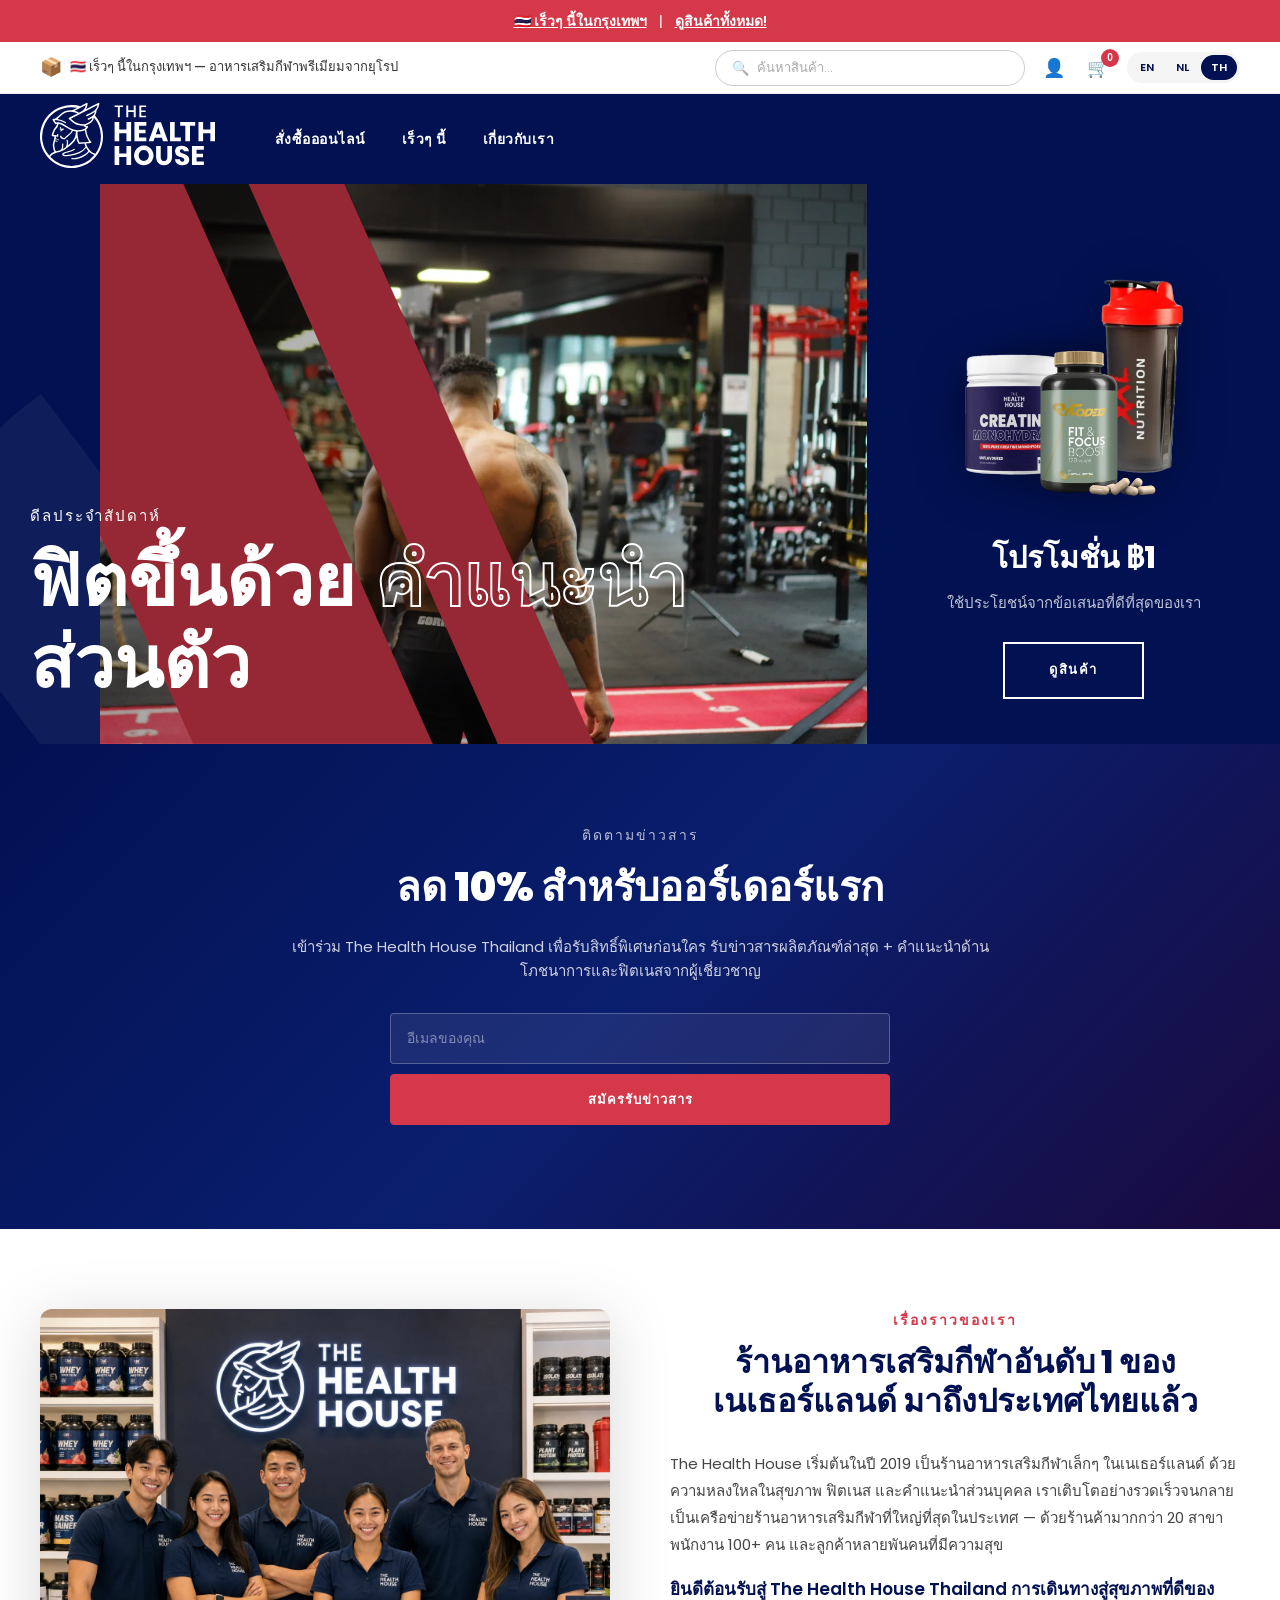
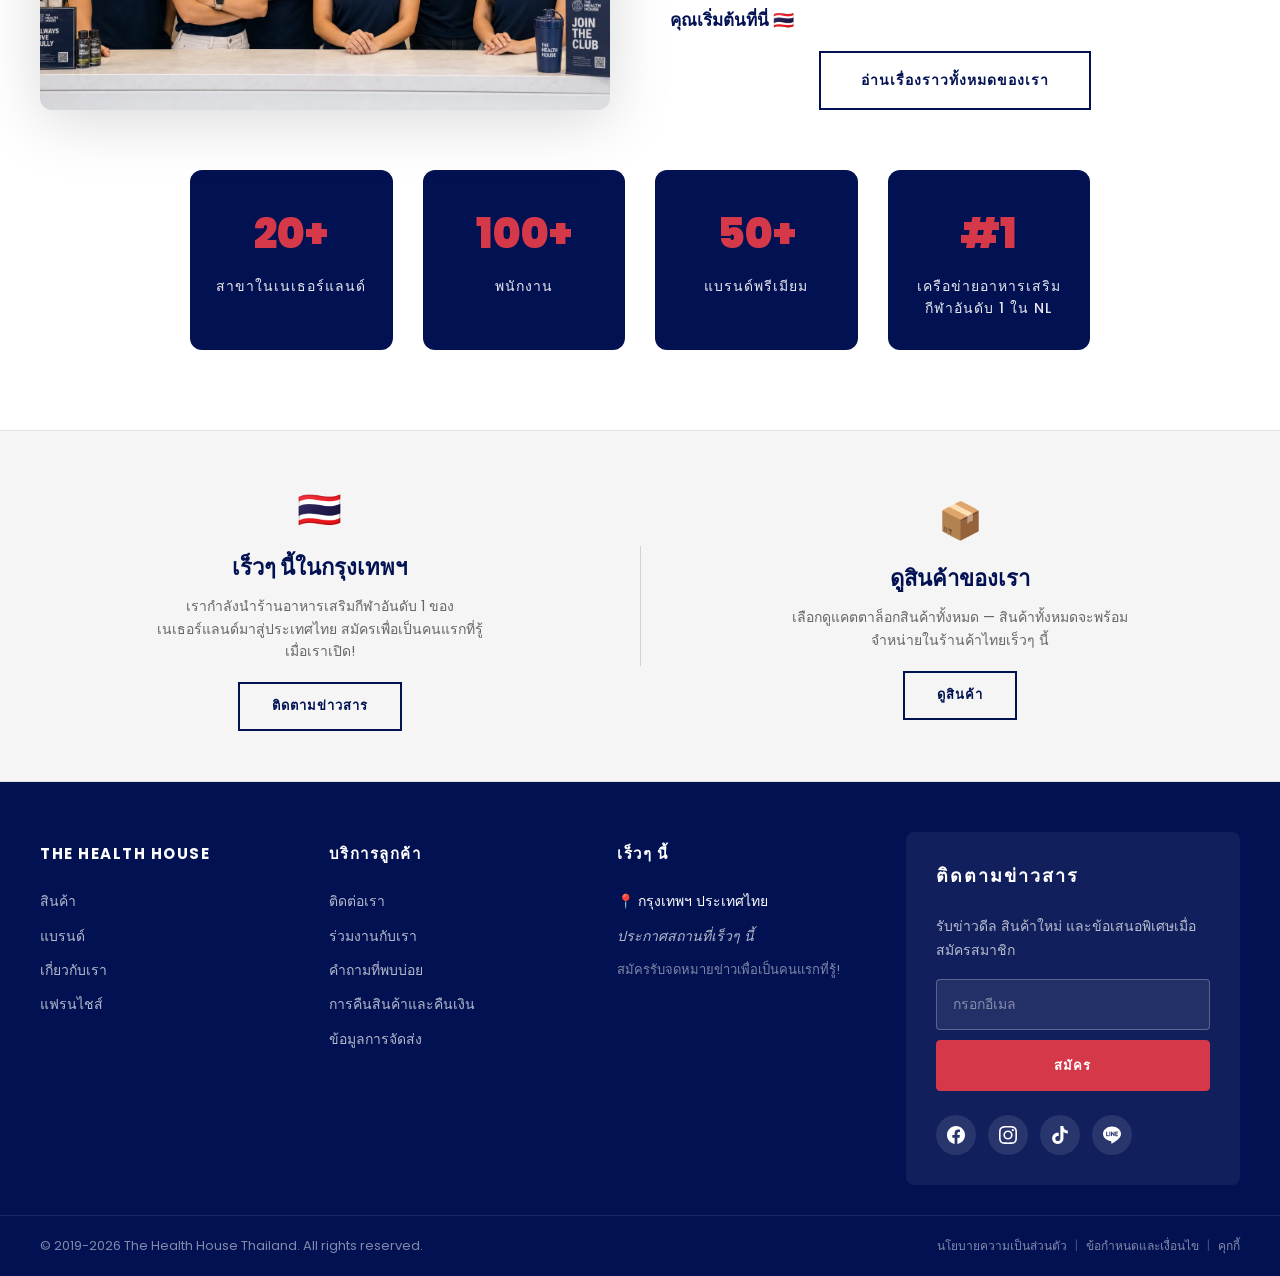
<file: index.html>
<!DOCTYPE html>
<html lang="th">
<head>
  <meta charset="UTF-8">
  <meta name="viewport" content="width=device-width, initial-scale=1.0">
  <meta name="description" content="The Health House Thailand — #1 Sports Nutrition Store from the Netherlands, now in Thailand. Premium supplements, protein, pre-workout & personal advice.">
  <meta name="robots" content="index, follow">
  <link rel="canonical" href="https://www.thehealthhouse.asia/">
  
  <!-- Open Graph -->
  <meta property="og:type" content="website">
  <meta property="og:title" content="The Health House Thailand | Sports Nutrition & Supplements">
  <meta property="og:description" content="The Health House Thailand — #1 Sports Nutrition Store from the Netherlands, now in Thailand. Premium supplements, protein, pre-workout & personal advice.">
  <meta property="og:url" content="https://www.thehealthhouse.asia/">
  <meta property="og:site_name" content="The Health House Thailand">
  <meta property="og:image" content="https://www.thehealthhouse.asia/assets/about-team.webp">
  <meta property="og:locale" content="th_TH">
  <meta property="og:locale:alternate" content="en_US">
  <meta property="og:locale:alternate" content="nl_NL">
  
  <!-- Twitter Card -->
  <meta name="twitter:card" content="summary_large_image">
  <meta name="twitter:title" content="The Health House Thailand | Sports Nutrition & Supplements">
  <meta name="twitter:description" content="The Health House Thailand — #1 Sports Nutrition Store from the Netherlands, now in Thailand. Premium supplements, protein, pre-workout & personal advice.">
  <meta name="twitter:image" content="https://www.thehealthhouse.asia/assets/about-team.webp">
  
  <!-- Hreflang -->
  <link rel="alternate" hreflang="th" href="https://www.thehealthhouse.asia/">
  <link rel="alternate" hreflang="en" href="https://www.thehealthhouse.asia/">
  <link rel="alternate" hreflang="nl" href="https://www.thehealthhouse.asia/">
  <link rel="alternate" hreflang="x-default" href="https://www.thehealthhouse.asia/">
  
  <!-- Favicon -->
  <link rel="icon" type="image/svg+xml" href="assets/tth-logo.svg">
  <link rel="apple-touch-icon" href="assets/tth-logo.svg">
  <title>The Health House Thailand | Sports Nutrition & Supplements</title>
  <link rel="stylesheet" href="styles.css">

    <script type="application/ld+json">
    {
      "@context": "https://schema.org",
      "@type": "Organization",
      "name": "The Health House Thailand",
      "url": "https://www.thehealthhouse.asia",
      "logo": "https://www.thehealthhouse.asia/assets/tth-logo.svg",
      "description": "Premium sports nutrition store from the Netherlands, now in Thailand",
      "address": {
        "@type": "PostalAddress",
        "addressCountry": "TH"
      }
    }
    </script>
    <script type="application/ld+json">
    {
      "@context": "https://schema.org",
      "@type": "WebSite",
      "name": "The Health House Thailand",
      "url": "https://www.thehealthhouse.asia",
      "inLanguage": ["th", "en", "nl"]
    }
    </script>
</head>
<body>

  <!-- ===== LAYER 1: ANNOUNCEMENT BAR (RED) ===== -->
  <div class="announcement-bar">
    <a href="#about-us" data-i18n="annLink1">🇹🇭 COMING TO BANGKOK SOON</a>
    <span class="divider">|</span>
    <a href="products.html" data-i18n="annLink2">VIEW OUR PRODUCTS!</a>
  </div>

  <!-- ===== LAYER 2: INFO BAR (WHITE) ===== -->
  <div class="info-bar">
    <div class="info-bar-inner">
      <div class="info-bar-left">
        <span class="icon">📦</span>
        <span data-i18n="shippingInfo">🇹🇭 Coming soon to Bangkok — Premium European sports nutrition</span>
      </div>
      <div class="info-bar-right">
        <div class="search-box">
          <span class="search-icon">🔍</span>
          <input type="text" data-i18n-placeholder="searchPlaceholder" placeholder="Search products...">
        </div>
        <button class="icon-btn">👤</button>
        <button class="icon-btn cart-btn">🛒<span class="cart-badge">0</span></button>
        <div class="lang-switcher">
          <button onclick="setLang('en')" id="btn-en">EN</button>
          <button onclick="setLang('nl')" id="btn-nl">NL</button>
          <button onclick="setLang('th')" class="active" id="btn-th">TH</button>
        </div>
      </div>
    </div>
  </div>

  <!-- ===== LAYER 3: MAIN NAV (NAVY) ===== -->
  <header class="site-header">
    <div class="header-inner">
      <a href="index.html" class="header-logo">
        <img src="assets/tth-logo.svg" alt="The Health House">
      </a>
      <nav class="header-nav">
        <a href="products.html" data-i18n="navProducts">PRODUCTS</a>
        <a href="#about-us" data-i18n="navLocations">COMING SOON</a>
        <a href="about.html" data-i18n="navAbout">ABOUT US</a>
      </nav>
      <button class="hamburger" onclick="toggleMobileMenu()" aria-label="Menu">
        <span></span><span></span><span></span>
      </button>
    </div>
  </header>

  <!-- Mobile Menu -->
  <div class="mobile-overlay" onclick="toggleMobileMenu()"></div>
  <div class="mobile-menu">
    <a href="products.html" data-i18n="navProducts">PRODUCTS</a>
    <a href="#about-us" data-i18n="navLocations" onclick="toggleMobileMenu()">COMING SOON</a>
    <a href="about.html" data-i18n="navAbout">ABOUT US</a>
    <div class="mobile-lang">
      <button onclick="setLang('en')" id="mob-btn-en">EN</button>
      <button onclick="setLang('nl')" id="mob-btn-nl">NL</button>
      <button onclick="setLang('th')" class="active" id="mob-btn-th">TH</button>
    </div>
  </div>

  <!-- ===== HERO SECTION (exact match THH.nl layout) ===== -->
  <section class="hero page-hero">
    <!-- Title overlay - absolutely positioned over the image -->
    <div class="hero-title">
      <span class="title-sub" data-i18n="heroTag">DEALS OF THE WEEK</span>
      <h1 data-i18n-html="heroTitle">FITTER WITH <span>PERSONAL</span> ADVICE</h1>
    </div>
    <!-- Inner: image left + content right -->
    <div class="hero-inner">
      <div class="hero-image" style="background-image: url('assets/hero-gym-bg.webp');"></div>
      <div class="hero-content">
        <img src="assets/Producten-3.webp" alt="Products" class="hero-panel-img">
        <span class="inner-title" data-i18n="heroPanelTitle">€1,- DEALS</span>
        <p data-i18n="heroPanelText">Take advantage of our sharpest offers</p>
        <a href="#products" class="btn-outline-hero" data-i18n="heroCta">VIEW PRODUCTS</a>
      </div>
    </div>
  </section>

  <!-- ===== NEWSLETTER / 10% OFF SECTION ===== -->
  <section class="newsletter-section" id="about">
    <div class="newsletter-inner">
      <p class="sub" data-i18n="nlSub">Stay updated</p>
      <h2 data-i18n="nlTitle">10% OFF YOUR FIRST ORDER</h2>
      <p data-i18n="nlText">Join The Health House Thailand for exclusive access to our launches, the latest products + nutrition and fitness advice from our experts.</p>
      <form class="newsletter-form" onsubmit="event.preventDefault();">
        <input type="email" data-i18n-placeholder="nlPlaceholder" placeholder="Your e-mail address">
        <button type="submit" data-i18n="nlBtn">SUBSCRIBE</button>
      </form>
    </div>
  </section>

  <!-- ===== ABOUT US TEASER ===== -->
  <section class="about-section" id="about-us">
    <div class="about-inner">
      <div class="about-grid">
        <!-- Left: Team image -->
        <div class="about-label">
          <img src="assets/about-team.webp" alt="The Health House Thailand Team">
        </div>
        <!-- Right: Short intro + link -->
        <div class="about-content">
          <p class="section-subtitle" data-i18n="aboutSub">Our Story</p>
          <h2 class="section-title" data-i18n="aboutTitle">THE NETHERLANDS' #1 SPORTS NUTRITION STORE IS COMING TO THAILAND</h2>
          <div class="about-text">
            <p data-i18n="aboutP1">The Health House started in 2019 as a small sports nutrition store in the Netherlands. With a passion for health, fitness and personal advice, we quickly grew into the largest sports nutrition chain in the country — with over 20 stores, 100+ employees, and thousands of happy customers.</p>
            <p data-i18n="aboutP4">Welcome to The Health House Thailand. Your health journey starts here. 🇹🇭</p>
          </div>
          <a href="about.html" class="btn-outline" data-i18n="aboutReadMore">READ OUR FULL STORY</a>
        </div>
      </div>
      <!-- Stats row -->
      <div class="about-stats">
        <div class="stat-card">
          <div class="stat-number">20+</div>
          <div class="stat-label" data-i18n="aboutStat1">Stores in the Netherlands</div>
        </div>
        <div class="stat-card">
          <div class="stat-number">100+</div>
          <div class="stat-label" data-i18n="aboutStat2">Employees</div>
        </div>
        <div class="stat-card">
          <div class="stat-number">50+</div>
          <div class="stat-label" data-i18n="aboutStat3">Premium Brands</div>
        </div>
        <div class="stat-card">
          <div class="stat-number">#1</div>
          <div class="stat-label" data-i18n="aboutStat4">Sports Nutrition Chain in NL</div>
        </div>
      </div>
    </div>
  </section>



  <!-- ===== PRE-FOOTER CTA BANNER ===== -->
  <section class="prefooter-cta">
    <div class="prefooter-inner">
      <div class="prefooter-card">
        <div class="prefooter-icon">🇹🇭</div>
        <h3 data-i18n="prefooterVisitTitle">Coming to Bangkok</h3>
        <p data-i18n="prefooterVisitText">We're bringing the Netherlands' #1 sports nutrition store to Thailand. Sign up to be the first to know when we open!</p>
        <a href="#about" class="prefooter-btn" data-i18n="prefooterVisitBtn">STAY UPDATED</a>
      </div>
      <div class="prefooter-divider"></div>
      <div class="prefooter-card">
        <div class="prefooter-icon">📦</div>
        <h3 data-i18n="prefooterShopTitle">Preview Our Products</h3>
        <p data-i18n="prefooterShopText">Browse our full product catalog — all products will be available in our Thai stores soon</p>
        <a href="products.html" class="prefooter-btn" data-i18n="prefooterShopBtn">BROWSE PRODUCTS</a>
      </div>
    </div>
  </section>

  <!-- ===== FOOTER (GNC-inspired modern layout) ===== -->
  <footer class="site-footer" id="contact">
    <div class="footer-main">
      <div class="footer-inner">
        <!-- Col 1: The Health House -->
        <div class="footer-col">
          <h3 data-i18n="footerColTitle">The Health House</h3>
          <ul>
            <li><a href="products.html" data-i18n="footerShop">Products</a></li>
            <li><a href="#" data-i18n="footerBrands">Brands</a></li>
            <li><a href="about.html" data-i18n="footerAbout">About Us</a></li>
            <li><a href="#" data-i18n="footerFranchise">Franchise</a></li>
          </ul>
        </div>

        <!-- Col 2: Customer Service -->
        <div class="footer-col">
          <h3 data-i18n="footerServiceTitle">Customer Service</h3>
          <ul>
            <li><a href="#contact" data-i18n="footerContact">Contact</a></li>
            <li><a href="#" data-i18n="footerJobs">Careers</a></li>
            <li><a href="#" data-i18n="footerFAQ">FAQ</a></li>
            <li><a href="#" data-i18n="footerReturns">Returns & Refunds</a></li>
            <li><a href="#" data-i18n="footerShipping">Shipping Info</a></li>
          </ul>
        </div>

        <!-- Col 3: Coming Soon -->
        <div class="footer-col" id="locations">
          <h3 data-i18n="footerLocTitle">Coming Soon</h3>
          <ul>
            <li><span data-i18n="footerLoc1">📍 Bangkok, Thailand</span></li>
            <li><span data-i18n="footerLoc2" style="opacity: 0.7; font-style: italic;">Location announcement coming soon</span></li>
          </ul>
          <p style="margin-top: 12px; font-size: 13px; opacity: 0.7;" data-i18n="footerLocNote">Sign up for our newsletter to be the first to know!</p>
        </div>

        <!-- Col 4: Stay Connected -->
        <div class="footer-col footer-newsletter">
          <h3 data-i18n="footerNewsletterTitle">STAY CONNECTED</h3>
          <p data-i18n="footerNewsletterText">Get the latest deals, new arrivals and exclusive offers when you sign up</p>
          <form class="newsletter-form" onsubmit="event.preventDefault();">
            <input type="email" data-i18n-placeholder="footerNewsletterPlaceholder" placeholder="Enter email">
            <button type="submit" data-i18n="footerNewsletterBtn">SIGN UP</button>
          </form>
          <div class="footer-social">
            <a href="#" title="Facebook" aria-label="Facebook">
              <svg viewBox="0 0 24 24" fill="currentColor"><path d="M24 12.073c0-6.627-5.373-12-12-12s-12 5.373-12 12c0 5.99 4.388 10.954 10.125 11.854v-8.385H7.078v-3.47h3.047V9.43c0-3.007 1.792-4.669 4.533-4.669 1.312 0 2.686.235 2.686.235v2.953H15.83c-1.491 0-1.956.925-1.956 1.874v2.25h3.328l-.532 3.47h-2.796v8.385C19.612 23.027 24 18.062 24 12.073z"/></svg>
            </a>
            <a href="#" title="Instagram" aria-label="Instagram">
              <svg viewBox="0 0 24 24" fill="currentColor"><path d="M12 2.163c3.204 0 3.584.012 4.85.07 3.252.148 4.771 1.691 4.919 4.919.058 1.265.069 1.645.069 4.849 0 3.205-.012 3.584-.069 4.849-.149 3.225-1.664 4.771-4.919 4.919-1.266.058-1.644.07-4.85.07-3.204 0-3.584-.012-4.849-.07-3.26-.149-4.771-1.699-4.919-4.92-.058-1.265-.07-1.644-.07-4.849 0-3.204.013-3.583.07-4.849.149-3.227 1.664-4.771 4.919-4.919 1.266-.057 1.645-.069 4.849-.069zM12 0C8.741 0 8.333.014 7.053.072 2.695.272.273 2.69.073 7.052.014 8.333 0 8.741 0 12c0 3.259.014 3.668.072 4.948.2 4.358 2.618 6.78 6.98 6.98C8.333 23.986 8.741 24 12 24c3.259 0 3.668-.014 4.948-.072 4.354-.2 6.782-2.618 6.979-6.98.059-1.28.073-1.689.073-4.948 0-3.259-.014-3.667-.072-4.947-.196-4.354-2.617-6.78-6.979-6.98C15.668.014 15.259 0 12 0zm0 5.838a6.162 6.162 0 100 12.324 6.162 6.162 0 000-12.324zM12 16a4 4 0 110-8 4 4 0 010 8zm6.406-11.845a1.44 1.44 0 100 2.881 1.44 1.44 0 000-2.881z"/></svg>
            </a>
            <a href="#" title="TikTok" aria-label="TikTok">
              <svg viewBox="0 0 24 24" fill="currentColor"><path d="M12.525.02c1.31-.02 2.61-.01 3.91-.02.08 1.53.63 3.09 1.75 4.17 1.12 1.11 2.7 1.62 4.24 1.79v4.03c-1.44-.05-2.89-.35-4.2-.97-.57-.26-1.1-.59-1.62-.93-.01 2.92.01 5.84-.02 8.75-.08 1.4-.54 2.79-1.35 3.94-1.31 1.92-3.58 3.17-5.91 3.21-1.43.08-2.86-.31-4.08-1.03-2.02-1.19-3.44-3.37-3.65-5.71-.02-.5-.03-1-.01-1.49.18-1.9 1.12-3.72 2.58-4.96 1.66-1.44 3.98-2.13 6.15-1.72.02 1.48-.04 2.96-.04 4.44-.99-.32-2.15-.23-3.02.37-.63.41-1.11 1.04-1.36 1.75-.21.51-.15 1.07-.14 1.61.24 1.64 1.82 3.02 3.5 2.87 1.12-.01 2.19-.66 2.77-1.61.19-.33.4-.67.41-1.06.1-1.79.06-3.57.07-5.36.01-4.03-.01-8.05.02-12.07z"/></svg>
            </a>
            <a href="#" title="LINE" aria-label="LINE">
              <svg viewBox="0 0 24 24" fill="currentColor"><path d="M19.365 9.863c.349 0 .63.285.63.631 0 .345-.281.63-.63.63H17.61v1.125h1.755c.349 0 .63.283.63.63 0 .344-.281.629-.63.629h-2.386c-.345 0-.627-.285-.627-.629V8.108c0-.345.282-.63.63-.63h2.386c.346 0 .627.285.627.63 0 .349-.281.63-.63.63H17.61v1.125h1.755zm-3.855 3.016c0 .27-.174.51-.432.596-.064.021-.133.031-.199.031-.211 0-.391-.09-.51-.25l-2.443-3.317v2.94c0 .344-.279.629-.631.629-.346 0-.626-.285-.626-.629V8.108c0-.27.173-.51.43-.595.06-.023.136-.033.194-.033.195 0 .375.104.495.254l2.462 3.33V8.108c0-.345.282-.63.63-.63.345 0 .63.285.63.63v4.771zm-5.741 0c0 .344-.282.629-.631.629-.345 0-.627-.285-.627-.629V8.108c0-.345.282-.63.63-.63.346 0 .628.285.628.63v4.771zm-2.466.629H4.917c-.345 0-.63-.285-.63-.629V8.108c0-.345.285-.63.63-.63.348 0 .63.285.63.63v4.141h1.756c.348 0 .629.283.629.63 0 .344-.282.629-.629.629M24 10.314C24 4.943 18.615.572 12 .572S0 4.943 0 10.314c0 4.811 4.27 8.842 10.035 9.608.391.082.923.258 1.058.59.12.301.079.766.038 1.08l-.164 1.02c-.045.301-.24 1.186 1.049.645 1.291-.539 6.916-4.078 9.436-6.975C23.176 14.393 24 12.458 24 10.314"/></svg>
            </a>
          </div>
        </div>
      </div>
    </div>

    <!-- Footer bottom -->
    <div class="footer-bottom">
      <div class="footer-bottom-inner">
        <span class="footer-copyright">© 2019-2026 The Health House Thailand. All rights reserved.</span>
        <div class="footer-legal">
          <a href="#" data-i18n="footerPrivacy">Privacy Policy</a>
          <span class="footer-sep">|</span>
          <a href="#" data-i18n="footerTerms">Terms & Conditions</a>
          <span class="footer-sep">|</span>
          <a href="#" data-i18n="footerCookies">Cookies</a>
        </div>
      </div>
    </div>
  </footer>

  <script src="app.js"></script>
</body>
</html>
</file>
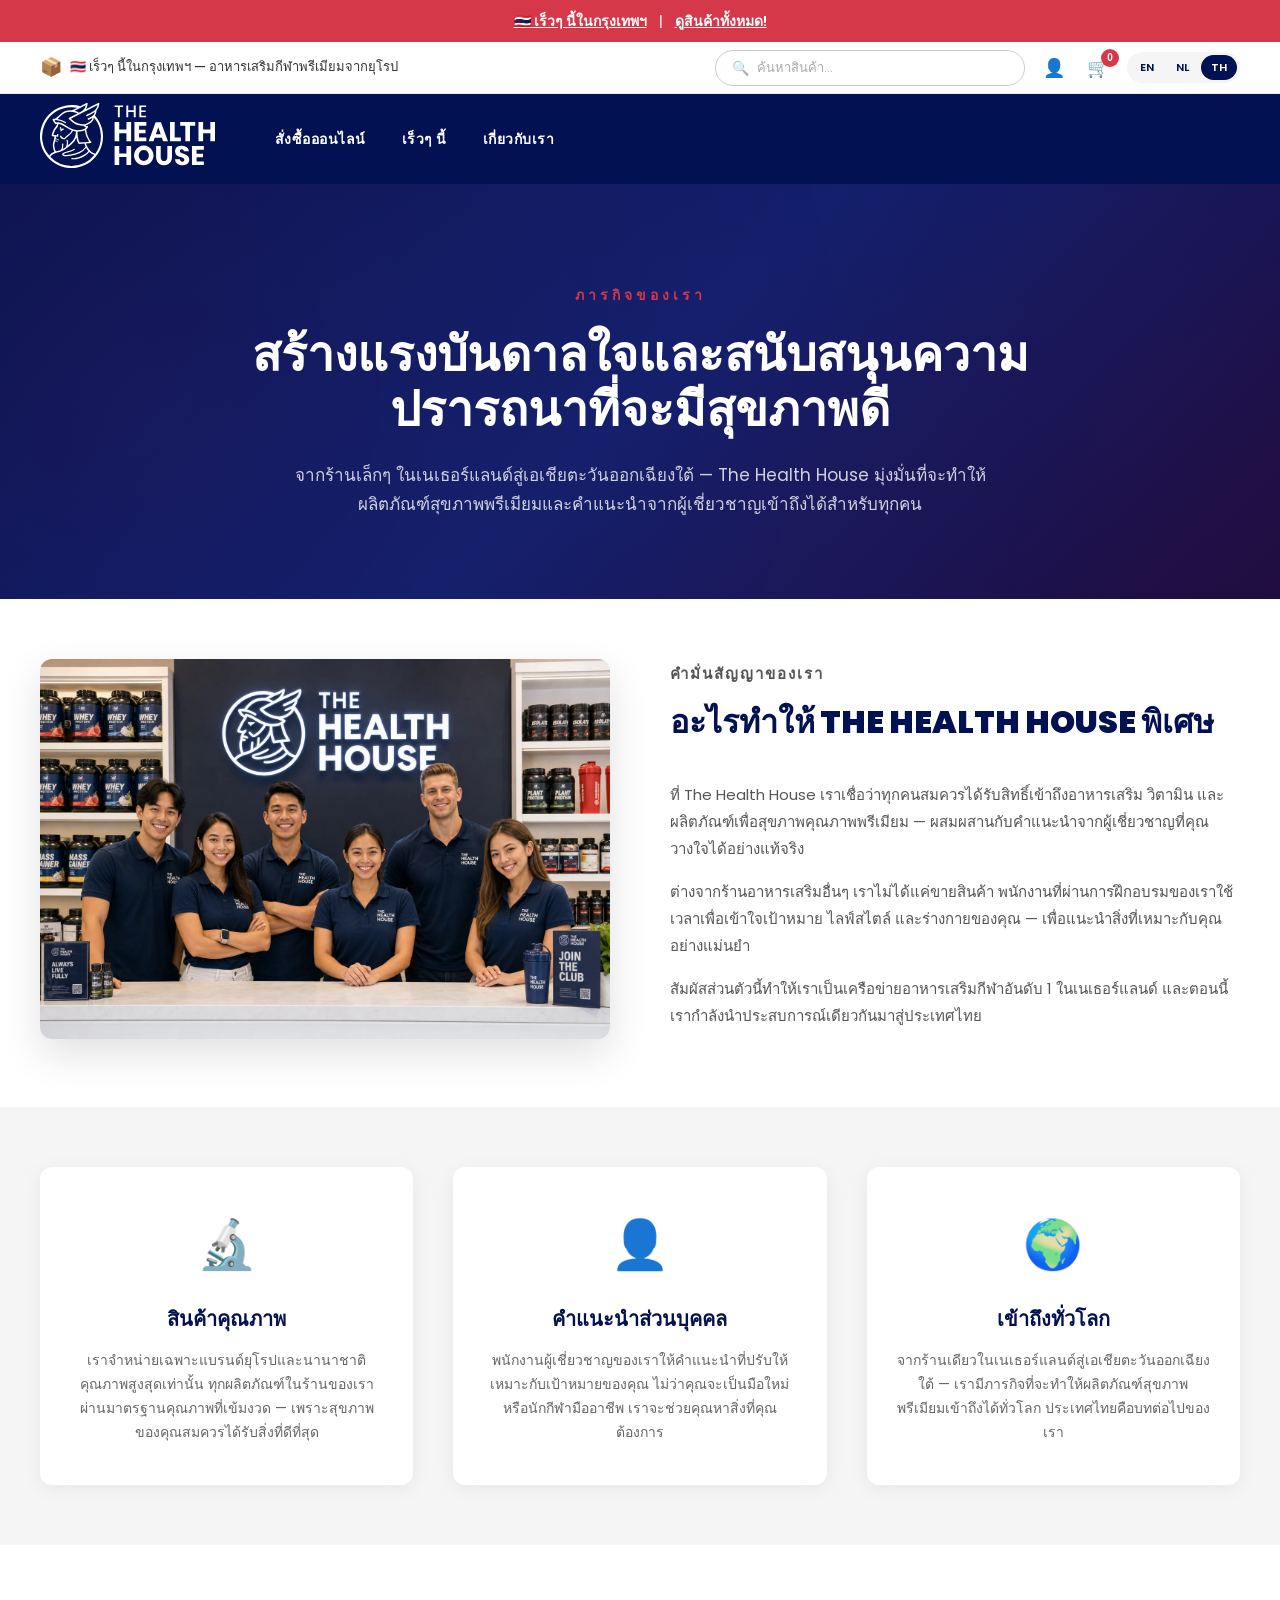
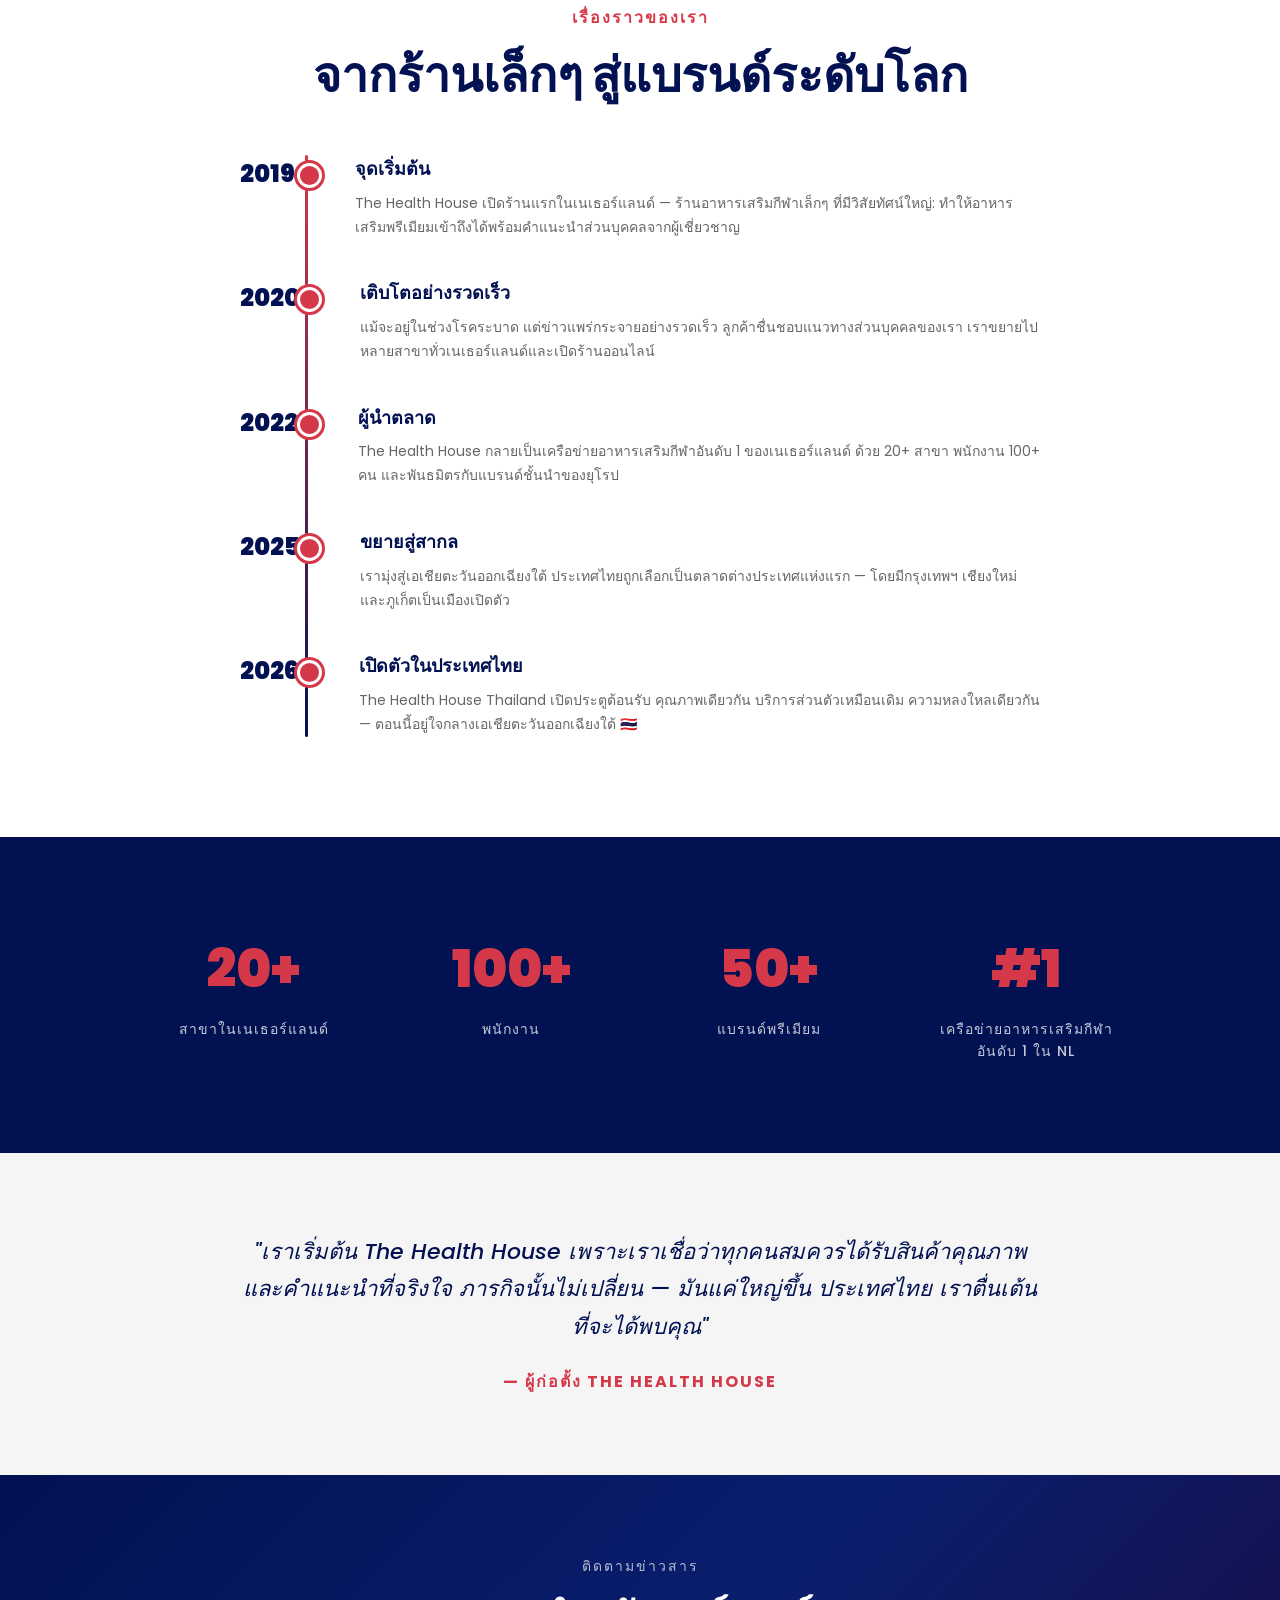
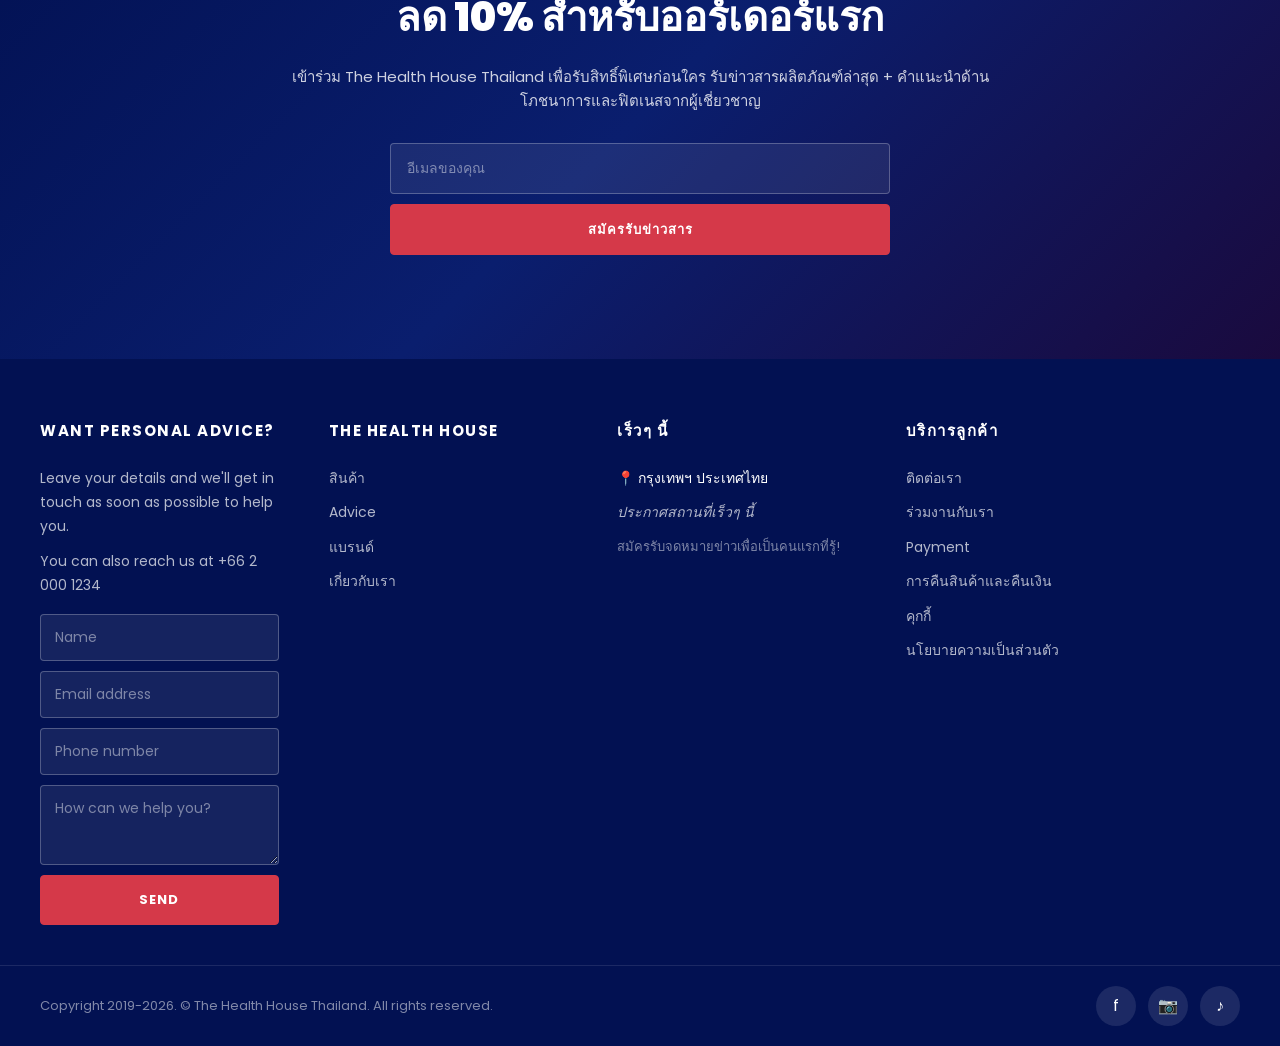
<file: about.html>
<!DOCTYPE html>
<html lang="th">
<head>
  <meta charset="UTF-8">
  <meta name="viewport" content="width=device-width, initial-scale=1.0">
  <meta name="description" content="Learn about The Health House — from a small Dutch sports nutrition store to Thailand's newest destination for premium supplements and personal advice.">
  <meta name="robots" content="index, follow">
  <link rel="canonical" href="https://www.thehealthhouse.asia/about.html">
  
  <!-- Open Graph -->
  <meta property="og:type" content="website">
  <meta property="og:title" content="About Us — The Health House Thailand">
  <meta property="og:description" content="Learn about The Health House — from a small Dutch sports nutrition store to Thailand's newest destination for premium supplements and personal advice.">
  <meta property="og:url" content="https://www.thehealthhouse.asia/about.html">
  <meta property="og:site_name" content="The Health House Thailand">
  <meta property="og:image" content="https://www.thehealthhouse.asia/assets/about-team.webp">
  <meta property="og:locale" content="th_TH">
  <meta property="og:locale:alternate" content="en_US">
  <meta property="og:locale:alternate" content="nl_NL">
  
  <!-- Twitter Card -->
  <meta name="twitter:card" content="summary_large_image">
  <meta name="twitter:title" content="About Us — The Health House Thailand">
  <meta name="twitter:description" content="Learn about The Health House — from a small Dutch sports nutrition store to Thailand's newest destination for premium supplements and personal advice.">
  <meta name="twitter:image" content="https://www.thehealthhouse.asia/assets/about-team.webp">
  
  <!-- Hreflang -->
  <link rel="alternate" hreflang="th" href="https://www.thehealthhouse.asia/about.html">
  <link rel="alternate" hreflang="en" href="https://www.thehealthhouse.asia/about.html">
  <link rel="alternate" hreflang="nl" href="https://www.thehealthhouse.asia/about.html">
  <link rel="alternate" hreflang="x-default" href="https://www.thehealthhouse.asia/about.html">
  
  <!-- Favicon -->
  <link rel="icon" type="image/svg+xml" href="assets/tth-logo.svg">
  <link rel="apple-touch-icon" href="assets/tth-logo.svg">
  <title>About Us — The Health House Thailand</title>
  <link rel="stylesheet" href="styles.css">
</head>
<body>

  <!-- ===== LAYER 1: ANNOUNCEMENT BAR (RED) ===== -->
  <div class="announcement-bar">
    <a href="index.html#about-us" data-i18n="annLink1">🇹🇭 COMING TO BANGKOK SOON</a>
    <span class="divider">|</span>
    <a href="products.html" data-i18n="annLink2">VIEW OUR PRODUCTS!</a>
  </div>

  <!-- ===== LAYER 2: INFO BAR (WHITE) ===== -->
  <div class="info-bar">
    <div class="info-bar-inner">
      <div class="info-bar-left">
        <span class="icon">📦</span>
        <span data-i18n="shippingInfo">🇹🇭 Coming soon to Bangkok — Premium European sports nutrition</span>
      </div>
      <div class="info-bar-right">
        <div class="search-box">
          <span class="search-icon">🔍</span>
          <input type="text" data-i18n-placeholder="searchPlaceholder" placeholder="Search products...">
        </div>
        <button class="icon-btn">👤</button>
        <button class="icon-btn cart-btn">🛒<span class="cart-badge">0</span></button>
        <div class="lang-switcher">
          <button onclick="setLang('en')" id="btn-en">EN</button>
          <button onclick="setLang('nl')" id="btn-nl">NL</button>
          <button onclick="setLang('th')" class="active" id="btn-th">TH</button>
        </div>
      </div>
    </div>
  </div>

  <!-- ===== LAYER 3: MAIN NAV (NAVY) ===== -->
  <header class="site-header">
    <div class="header-inner">
      <a href="index.html" class="header-logo">
        <img src="assets/tth-logo.svg" alt="The Health House">
      </a>
      <nav class="header-nav">
        <a href="products.html" data-i18n="navProducts">PRODUCTS</a>
        <a href="index.html#about-us" data-i18n="navLocations">COMING SOON</a>
        <a href="about.html" data-i18n="navAbout">ABOUT US</a>
      </nav>
      <button class="hamburger" onclick="toggleMobileMenu()" aria-label="Menu">
        <span></span><span></span><span></span>
      </button>
    </div>
  </header>

  <!-- Mobile Menu -->
  <div class="mobile-overlay" onclick="toggleMobileMenu()"></div>
  <div class="mobile-menu">
    <a href="products.html" data-i18n="navProducts">PRODUCTS</a>
    <a href="index.html#about-us" data-i18n="navLocations">COMING SOON</a>
    <a href="about.html" data-i18n="navAbout">ABOUT US</a>
    <div class="mobile-lang">
      <button onclick="setLang('en')" id="mob-btn-en">EN</button>
      <button onclick="setLang('nl')" id="mob-btn-nl">NL</button>
      <button onclick="setLang('th')" class="active" id="mob-btn-th">TH</button>
    </div>
  </div>

  <!-- ===== ABOUT HERO ===== -->
  <section class="about-hero">
    <div class="about-hero-inner">
      <p class="about-hero-sub" data-i18n="aboutHeroSub">OUR MISSION</p>
      <h1 data-i18n="aboutHeroTitle">MOTIVATE & SUPPORT YOUR DESIRE TO LIVE WELL</h1>
      <p class="about-hero-desc" data-i18n="aboutHeroDesc">From a small store in the Netherlands to Southeast Asia — The Health House is dedicated to making premium health products and expert advice accessible to everyone.</p>
    </div>
  </section>

  <!-- ===== OUR PROMISE SECTION ===== -->
  <section class="about-promise section">
    <div class="section-inner">
      <div class="about-promise-grid">
        <div class="about-promise-image">
          <img src="assets/about-team.webp" alt="The Health House Team">
        </div>
        <div class="about-promise-content">
          <p class="section-subtitle" data-i18n="aboutPromiseSub">Our Promise</p>
          <h2 class="section-title about-promise-title" data-i18n="aboutPromiseTitle">WHAT MAKES THE HEALTH HOUSE SPECIAL</h2>
          <p data-i18n="aboutPromiseP1">At The Health House, we believe that everyone deserves access to premium quality supplements, vitamins, and healthy products — combined with expert advice you can truly trust.</p>
          <p data-i18n="aboutPromiseP2">Unlike other supplement stores, we don't just sell products. Our trained staff takes the time to understand your goals, your lifestyle, and your body — so we can recommend exactly what works for you.</p>
          <p data-i18n="aboutPromiseP3">That personal touch is what made us the #1 sports nutrition chain in the Netherlands. And now, we're bringing that same experience to Thailand.</p>
        </div>
      </div>
    </div>
  </section>

  <!-- ===== THREE PILLARS ===== -->
  <section class="about-pillars section">
    <div class="section-inner">
      <div class="pillars-grid">
        <div class="pillar-card">
          <div class="pillar-icon">🔬</div>
          <h3 data-i18n="pillarQualityTitle">Quality Products</h3>
          <p data-i18n="pillarQualityText">We carry only the highest-quality European and international brands. Every product in our store meets strict quality standards — because your health deserves nothing less.</p>
        </div>
        <div class="pillar-card">
          <div class="pillar-icon">👤</div>
          <h3 data-i18n="pillarAdviceTitle">Personal Advice</h3>
          <p data-i18n="pillarAdviceText">Our expert staff provides tailored recommendations based on your individual goals. Whether you're a beginner or a pro athlete, we'll help you find exactly what you need.</p>
        </div>
        <div class="pillar-card">
          <div class="pillar-icon">🌍</div>
          <h3 data-i18n="pillarGlobalTitle">Global Reach</h3>
          <p data-i18n="pillarGlobalText">From a single store in the Netherlands to Southeast Asia — we're on a mission to make premium health products accessible worldwide. Thailand is our next chapter.</p>
        </div>
      </div>
    </div>
  </section>

  <!-- ===== OUR STORY / TIMELINE ===== -->
  <section class="about-story section">
    <div class="section-inner">
      <p class="section-subtitle" data-i18n="aboutStorySub">Our Story</p>
      <h2 class="section-title" data-i18n="aboutStoryTitle">FROM A CORNER STORE TO A POWERHOUSE</h2>
      <div class="timeline">
        <div class="timeline-item">
          <div class="timeline-year">2019</div>
          <div class="timeline-content">
            <h4 data-i18n="timeline2019Title">The Beginning</h4>
            <p data-i18n="timeline2019Text">The Health House opens its first store in the Netherlands — a small sports nutrition shop with a big vision: make premium supplements accessible with personal, expert advice.</p>
          </div>
        </div>
        <div class="timeline-item">
          <div class="timeline-year">2020</div>
          <div class="timeline-content">
            <h4 data-i18n="timeline2020Title">Rapid Growth</h4>
            <p data-i18n="timeline2020Text">Despite the pandemic, word spreads fast. Customers love our personal approach. We expand to multiple locations across the Netherlands and launch our online store.</p>
          </div>
        </div>
        <div class="timeline-item">
          <div class="timeline-year">2022</div>
          <div class="timeline-content">
            <h4 data-i18n="timeline2022Title">Market Leader</h4>
            <p data-i18n="timeline2022Text">The Health House becomes the Netherlands' #1 sports nutrition chain with 20+ stores, 100+ employees, and partnerships with top European brands.</p>
          </div>
        </div>
        <div class="timeline-item">
          <div class="timeline-year">2025</div>
          <div class="timeline-content">
            <h4 data-i18n="timeline2025Title">International Expansion</h4>
            <p data-i18n="timeline2025Text">We set our sights on Southeast Asia. Thailand is chosen as our first international market — with Bangkok, Chiang Mai, and Phuket as launch cities.</p>
          </div>
        </div>
        <div class="timeline-item">
          <div class="timeline-year">2026</div>
          <div class="timeline-content">
            <h4 data-i18n="timeline2026Title">Thailand Launch</h4>
            <p data-i18n="timeline2026Text">The Health House Thailand opens its doors. The same quality, the same personal service, the same passion — now in the heart of Southeast Asia. 🇹🇭</p>
          </div>
        </div>
      </div>
    </div>
  </section>

  <!-- ===== STATS ROW ===== -->
  <section class="about-stats-section">
    <div class="about-stats-inner">
      <div class="stat-card-lg">
        <div class="stat-number">20+</div>
        <div class="stat-label" data-i18n="aboutStat1">Stores in the Netherlands</div>
      </div>
      <div class="stat-card-lg">
        <div class="stat-number">100+</div>
        <div class="stat-label" data-i18n="aboutStat2">Employees</div>
      </div>
      <div class="stat-card-lg">
        <div class="stat-number">50+</div>
        <div class="stat-label" data-i18n="aboutStat3">Premium Brands</div>
      </div>
      <div class="stat-card-lg">
        <div class="stat-number">#1</div>
        <div class="stat-label" data-i18n="aboutStat4">Sports Nutrition Chain in NL</div>
      </div>
    </div>
  </section>

  <!-- ===== LEADERSHIP QUOTE ===== -->
  <section class="about-quote section">
    <div class="section-inner">
      <blockquote class="leadership-quote">
        <p data-i18n="aboutQuoteText">"We started The Health House because we believed everyone deserves access to quality products and honest advice. That mission hasn't changed — it's just gotten bigger. Thailand, we're excited to meet you."</p>
        <cite data-i18n="aboutQuoteCite">— The Health House Founders</cite>
      </blockquote>
    </div>
  </section>

  <!-- ===== NEWSLETTER / 10% OFF SECTION ===== -->
  <section class="newsletter-section">
    <div class="newsletter-inner">
      <p class="sub" data-i18n="nlSub">Stay updated</p>
      <h2 data-i18n="nlTitle">10% OFF YOUR FIRST ORDER</h2>
      <p data-i18n="nlText">Join The Health House Thailand for exclusive access to our launches, the latest products + nutrition and fitness advice from our experts.</p>
      <form class="newsletter-form" onsubmit="event.preventDefault();">
        <input type="email" data-i18n-placeholder="nlPlaceholder" placeholder="Your e-mail address">
        <button type="submit" data-i18n="nlBtn">SUBSCRIBE</button>
      </form>
    </div>
  </section>

  <!-- ===== FOOTER (4-column like original) ===== -->
  <footer class="site-footer" id="contact">
    <div class="footer-inner">
      <div class="footer-col">
        <h3 data-i18n="footerAdviceTitle">Want personal advice?</h3>
        <p data-i18n="footerAdviceText">Leave your details and we'll get in touch as soon as possible to help you.</p>
        <p><span data-i18n="footerPhone">You can also reach us at</span> <a href="tel:+6620001234" class="phone-link">+66 2 000 1234</a></p>
        <form class="footer-form" onsubmit="event.preventDefault();">
          <input type="text" data-i18n-attr="placeholder" data-i18n-key="footerFormName" placeholder="Name">
          <input type="email" data-i18n-attr="placeholder" data-i18n-key="footerFormEmail" placeholder="Email address">
          <input type="tel" data-i18n-attr="placeholder" data-i18n-key="footerFormPhone" placeholder="Phone number">
          <textarea data-i18n-attr="placeholder" data-i18n-key="footerFormMsg" placeholder="How can we help you?"></textarea>
          <button type="submit" data-i18n="footerFormSubmit">SEND</button>
        </form>
      </div>
      <div class="footer-col">
        <h3 data-i18n="footerColTitle">The Health House</h3>
        <ul>
          <li><a href="products.html" data-i18n="footerShop">Products</a></li>
          <li><a href="#contact" data-i18n="footerAdvice">Advice</a></li>
          <li><a href="#" data-i18n="footerBrands">Brands</a></li>
          <li><a href="about.html" data-i18n="footerAbout">About The Health House</a></li>
        </ul>
      </div>
      <div class="footer-col" id="locations">
        <h3 data-i18n="footerLocTitle">Coming Soon</h3>
        <ul>
          <li><span data-i18n="footerLoc1">📍 Bangkok, Thailand</span></li>
          <li><span data-i18n="footerLoc2" style="opacity: 0.7; font-style: italic;">Location announcement coming soon</span></li>
        </ul>
        <p style="margin-top: 12px; font-size: 13px; opacity: 0.7;" data-i18n="footerLocNote">Sign up for our newsletter to be the first to know!</p>
      </div>
      <div class="footer-col">
        <h3 data-i18n="footerServiceTitle">Customer Service</h3>
        <ul>
          <li><a href="#contact" data-i18n="footerContact">Contact</a></li>
          <li><a href="#" data-i18n="footerJobs">Careers</a></li>
          <li><a href="#" data-i18n="footerPayment">Payment</a></li>
          <li><a href="#" data-i18n="footerReturns">Returns</a></li>
          <li><a href="#" data-i18n="footerCookies">Cookies</a></li>
          <li><a href="#" data-i18n="footerPrivacy">Privacy Policy</a></li>
        </ul>
      </div>
    </div>
    <div class="footer-bottom">
      <div class="footer-bottom-inner">
        <span class="footer-copyright">Copyright 2019-2026. © The Health House Thailand. All rights reserved.</span>
        <div class="footer-social">
          <a href="#" title="Facebook">f</a>
          <a href="#" title="Instagram">📷</a>
          <a href="#" title="TikTok">♪</a>
        </div>
      </div>
    </div>
  </footer>

  <script src="app.js"></script>
</body>
</html>
</file>
<file: styles.css>
/* ===== The Health House Thailand — 1:1 match with thehealthhouse.nl ===== */
@import url('https://fonts.googleapis.com/css2?family=Poppins:wght@300;400;500;600;700;800;900&display=swap');

:root {
  --navy: #021152;
  --red: #d53949;
  --white: #ffffff;
  --light-gray: #f5f5f5;
  --text-dark: #333;
  --text-light: #777;
}

* { margin: 0; padding: 0; box-sizing: border-box; }
html { scroll-behavior: smooth; overflow-x: hidden; }
body { font-family: 'Poppins', sans-serif; color: var(--text-dark); line-height: 1.6; overflow-x: hidden; }
a { text-decoration: none; color: inherit; }
img { max-width: 100%; height: auto; }

/* ===== LAYER 1: ANNOUNCEMENT BAR (RED) ===== */
.announcement-bar {
  background: var(--red);
  color: var(--white);
  font-size: 14px;
  font-weight: 500;
  padding: 10px 0;
  text-align: center;
  text-transform: uppercase;
}
.announcement-bar a {
  color: var(--white);
  font-weight: 600;
  text-decoration: underline;
}
.announcement-bar a:hover { opacity: 0.85; }
.announcement-bar .divider {
  margin: 0 8px;
  opacity: 0.8;
}

/* ===== LAYER 2: INFO BAR (WHITE) ===== */
.info-bar {
  background: var(--white);
  border-bottom: 1px solid #eee;
  padding: 0 40px;
  height: 52px;
  display: flex;
  align-items: center;
}
.info-bar-inner {
  max-width: 1400px;
  margin: 0 auto;
  width: 100%;
  display: flex;
  align-items: center;
  justify-content: space-between;
}
.info-bar-left {
  display: flex;
  align-items: center;
  gap: 8px;
  font-size: 13px;
  color: var(--text-dark);
  font-weight: 500;
}
.info-bar-left .icon { font-size: 18px; }
.info-bar-right {
  display: flex;
  align-items: center;
  gap: 14px;
}

/* Search box in info bar */
.search-box {
  display: flex;
  align-items: center;
  border: 1.5px solid #ccc;
  border-radius: 25px;
  padding: 6px 16px;
  gap: 8px;
  min-width: 220px;
}
.search-box .search-icon { font-size: 14px; opacity: 0.5; }
.search-box input {
  border: none;
  outline: none;
  font-family: 'Poppins', sans-serif;
  font-size: 13px;
  color: var(--text-dark);
  width: 100%;
  background: transparent;
}
.search-box input::placeholder { color: #aaa; }

/* Icon buttons in info bar */
.icon-btn {
  background: none;
  border: none;
  font-size: 18px;
  cursor: pointer;
  padding: 4px;
  position: relative;
}
.cart-btn .cart-badge {
  position: absolute;
  top: -4px;
  right: -6px;
  background: var(--red);
  color: var(--white);
  font-size: 10px;
  font-weight: 700;
  width: 18px;
  height: 18px;
  border-radius: 50%;
  display: flex;
  align-items: center;
  justify-content: center;
}

/* Language switcher */
.lang-switcher {
  display: flex;
  gap: 2px;
  background: var(--light-gray);
  border-radius: 20px;
  padding: 3px;
}
.lang-switcher button {
  padding: 4px 10px;
  border: none;
  border-radius: 16px;
  font-size: 11px;
  font-weight: 600;
  font-family: 'Poppins', sans-serif;
  cursor: pointer;
  transition: all 0.3s;
  background: transparent;
  color: var(--navy);
}
.lang-switcher button.active {
  background: var(--navy);
  color: var(--white);
}
.lang-switcher button:hover:not(.active) { background: #e0e0e0; }

/* ===== LAYER 3: MAIN NAV (NAVY) ===== */
.site-header {
  background: var(--navy);
  padding: 0 40px;
  display: flex;
  align-items: center;
  justify-content: center;
  position: sticky;
  top: 0;
  z-index: 1000;
  height: 90px;
}
.site-header .header-inner {
  max-width: 1400px;
  margin: 0 auto;
  width: 100%;
  display: flex;
  align-items: center;
  gap: 60px;
}
.header-logo img {
  height: 65px;
  filter: brightness(0) invert(1);
}
.header-nav {
  display: flex;
  gap: 36px;
  align-items: center;
}
.header-nav a {
  font-size: 14px;
  font-weight: 600;
  text-transform: uppercase;
  color: var(--white);
  letter-spacing: 0.5px;
  transition: color 0.3s;
  position: relative;
  white-space: nowrap;
}
.header-nav a:hover { color: var(--red); }
.header-nav a::after {
  content: '';
  position: absolute;
  bottom: -4px;
  left: 0;
  width: 0;
  height: 2px;
  background: var(--red);
  transition: width 0.3s;
}
.header-nav a:hover::after { width: 100%; }

/* ===== HAMBURGER MENU ===== */
.hamburger {
  display: none;
  flex-direction: column;
  gap: 5px;
  background: none;
  border: none;
  cursor: pointer;
  padding: 8px;
  z-index: 1001;
  margin-left: auto;
}
.hamburger span {
  display: block;
  width: 24px;
  height: 2.5px;
  background: var(--white);
  border-radius: 2px;
  transition: all 0.3s ease;
}
.hamburger.active span:nth-child(1) { transform: rotate(45deg) translate(5px, 5px); }
.hamburger.active span:nth-child(2) { opacity: 0; }
.hamburger.active span:nth-child(3) { transform: rotate(-45deg) translate(6px, -6px); }

/* Mobile slide menu */
.mobile-menu {
  display: none;
  position: fixed;
  top: 0;
  right: -100%;
  width: 280px;
  height: 100vh;
  background: var(--navy);
  z-index: 1000;
  padding: 80px 30px 30px;
  transition: right 0.3s ease;
  box-shadow: -4px 0 20px rgba(0,0,0,0.3);
}
.mobile-menu.open { right: 0; }
.mobile-menu a {
  display: block;
  color: var(--white);
  font-size: 16px;
  font-weight: 600;
  text-transform: uppercase;
  padding: 16px 0;
  border-bottom: 1px solid rgba(255,255,255,0.1);
  letter-spacing: 0.5px;
}
.mobile-menu a:hover { color: var(--red); }
.mobile-menu .mobile-lang {
  display: flex;
  gap: 10px;
  margin-top: 24px;
  padding-top: 16px;
}
.mobile-menu .mobile-lang button {
  background: rgba(255,255,255,0.1);
  color: var(--white);
  border: 1px solid rgba(255,255,255,0.2);
  padding: 8px 16px;
  border-radius: 4px;
  font-family: 'Poppins', sans-serif;
  font-size: 13px;
  font-weight: 600;
  cursor: pointer;
}
.mobile-menu .mobile-lang button.active {
  background: var(--red);
  border-color: var(--red);
}
.mobile-overlay {
  display: none;
  position: fixed;
  top: 0;
  left: 0;
  width: 100%;
  height: 100%;
  background: rgba(0,0,0,0.5);
  z-index: 999;
}
.mobile-overlay.open { display: block; }

/* ===== HERO SECTION (exact match THH.nl) ===== */
.page-hero {
  position: relative;
  background: var(--navy);
  overflow: hidden;
  padding: 0;
}
/* Subtle background pattern overlay */
.page-hero::after {
  content: '';
  position: absolute;
  inset: 0;
  background-image: url('assets/bg-pat-01.svg');
  background-size: cover;
  background-repeat: no-repeat;
  opacity: 0.5;
  z-index: 0;
  pointer-events: none;
}

/* Title — absolutely positioned over the image */
.hero-title {
  position: absolute;
  bottom: 40px;
  left: 30px;
  z-index: 10;
  width: 55%;
  color: var(--white);
}
.hero-title .title-sub {
  display: block;
  font-size: 15px;
  font-weight: 500;
  text-transform: uppercase;
  letter-spacing: 2px;
  margin-bottom: 12px;
}
.hero-title h1 {
  font-family: 'Open Sans', sans-serif;
  font-size: 72px;
  font-weight: 800;
  line-height: 82px;
  text-transform: uppercase;
  color: var(--white);
  margin: 0;
}
/* "PERSONAL" / "PERSOONLIJK" — outline text effect */
.hero-title h1 span {
  color: transparent;
  -webkit-text-stroke: 2px var(--white);
  -webkit-text-fill-color: transparent;
}

/* Hero inner — image left + content right */
.hero-inner {
  position: relative;
  z-index: 1;
  display: flex;
  margin: 0 0 0 100px;
}

/* Hero image — gym photo */
.hero-image {
  flex: 0 0 65%;
  min-height: 560px;
  background-size: cover;
  background-position: center center;
  position: relative;
}
/* Diagonal red lines overlay on image */
.hero-image::after {
  content: '';
  position: absolute;
  inset: 0;
  right: -80px;
  background-image: url('assets/hero-img-overlay.svg');
  background-size: contain;
  background-repeat: no-repeat;
  z-index: 1;
  pointer-events: none;
}

/* Hero content — navy panel with product */
.hero-content {
  flex: 1;
  background: var(--navy);
  display: flex;
  flex-direction: column;
  align-items: center;
  justify-content: center;
  padding: 75px 30px 40px;
  text-align: center;
  color: var(--white);
  position: relative;
  z-index: 2;
}
.hero-panel-img {
  width: 260px;
  max-width: 90%;
  height: auto;
  margin-bottom: 24px;
  filter: drop-shadow(0 8px 24px rgba(0,0,0,0.3));
}
.hero-content .inner-title {
  display: block;
  font-size: 30px;
  font-weight: 800;
  text-transform: uppercase;
  margin-bottom: 10px;
  color: var(--white);
}
.hero-content p {
  font-size: 15px;
  color: rgba(255,255,255,0.75);
  margin-bottom: 28px;
  line-height: 1.5;
}
/* Hero outlined button — white on navy bg */
.btn-outline-hero {
  display: inline-block;
  padding: 16px 44px;
  background: transparent;
  color: var(--white);
  font-size: 13px;
  font-weight: 700;
  text-transform: uppercase;
  border: 2px solid var(--white);
  border-radius: 0;
  cursor: pointer;
  transition: all 0.3s;
  letter-spacing: 1.5px;
}
.btn-outline-hero:hover { background: var(--white); color: var(--navy); }

/* General primary button */
.btn-primary {
  display: inline-block;
  padding: 16px 40px;
  background: var(--white);
  color: var(--navy);
  font-size: 14px;
  font-weight: 700;
  text-transform: uppercase;
  border: none;
  cursor: pointer;
  transition: all 0.3s;
  letter-spacing: 1px;
}
.btn-primary:hover { background: var(--red); color: var(--white); }

/* ===== SECTION TITLES (matches "POPULAIR" / "BEST SELLER") ===== */
.section { padding: 60px 40px; }
.section-inner { max-width: 1400px; margin: 0 auto; }
.section-subtitle {
  text-align: center;
  font-size: 16px;
  font-weight: 600;
  color: var(--red);
  text-transform: uppercase;
  letter-spacing: 2px;
  margin-bottom: 8px;
}
.section-title {
  text-align: center;
  font-size: 48px;
  font-weight: 900;
  color: var(--navy);
  text-transform: uppercase;
  margin-bottom: 40px;
}

/* ===== PRODUCT GRID (5 columns like original) ===== */
.product-grid {
  display: grid;
  grid-template-columns: repeat(5, 1fr);
  gap: 24px;
  margin-bottom: 40px;
}
.product-card {
  position: relative;
  text-align: left;
}
.product-card .badge {
  position: absolute;
  top: 10px;
  left: 10px;
  background: var(--red);
  color: var(--white);
  font-size: 11px;
  font-weight: 700;
  padding: 4px 10px;
  border-radius: 3px;
  text-transform: uppercase;
  z-index: 2;
}
.product-card .badge.coming-soon {
  background: var(--navy);
}
.product-card-img {
  width: 100%;
  aspect-ratio: 1;
  object-fit: contain;
  background: var(--white);
  margin-bottom: 12px;
}
.product-card .brand {
  font-size: 13px;
  font-weight: 500;
  color: var(--red);
  margin-bottom: 4px;
}
.product-card .name {
  font-size: 15px;
  font-weight: 700;
  color: var(--navy);
  line-height: 1.3;
  margin-bottom: 8px;
}
.product-card .price {
  font-size: 18px;
  font-weight: 700;
  color: var(--navy);
}
.product-card .price .old {
  text-decoration: line-through;
  color: var(--text-light);
  font-weight: 400;
  margin-right: 8px;
}
.product-card .coming-soon-text {
  font-size: 14px;
  font-weight: 600;
  color: var(--red);
}

/* View more button (outlined, centered) */
.btn-outline {
  display: block;
  width: fit-content;
  margin: 0 auto;
  padding: 16px 40px;
  border: 2px solid var(--navy);
  background: transparent;
  color: var(--navy);
  font-size: 14px;
  font-weight: 700;
  text-transform: uppercase;
  letter-spacing: 1px;
  cursor: pointer;
  transition: all 0.3s;
  font-family: 'Poppins', sans-serif;
}
.btn-outline:hover {
  background: var(--navy);
  color: var(--white);
}

/* ===== NEWSLETTER / 10% KORTING SECTION ===== */
.newsletter-section {
  background: linear-gradient(135deg, var(--navy) 0%, #0a1e6e 50%, #1a0a3e 100%);
  padding: 80px 40px;
  text-align: center;
  color: var(--white);
}
.newsletter-inner {
  max-width: 700px;
  margin: 0 auto;
}
.newsletter-section .sub {
  font-size: 14px;
  text-transform: uppercase;
  letter-spacing: 2px;
  color: rgba(255,255,255,0.7);
  margin-bottom: 8px;
}
.newsletter-section h2 {
  font-size: 40px;
  font-weight: 900;
  text-transform: uppercase;
  margin-bottom: 16px;
}
.newsletter-section p {
  font-size: 15px;
  color: rgba(255,255,255,0.8);
  margin-bottom: 30px;
  line-height: 1.6;
}
.newsletter-form {
  display: flex;
  gap: 0;
  max-width: 500px;
  margin: 0 auto;
}
.newsletter-form input {
  flex: 1;
  padding: 16px 20px;
  border: none;
  font-family: 'Poppins', sans-serif;
  font-size: 14px;
  border-radius: 0;
}
.newsletter-form button {
  padding: 16px 30px;
  background: var(--red);
  color: var(--white);
  border: none;
  font-family: 'Poppins', sans-serif;
  font-size: 14px;
  font-weight: 700;
  text-transform: uppercase;
  cursor: pointer;
  transition: background 0.3s;
}
.newsletter-form button:hover { background: #c02d3d; }

/* ===== CATEGORIES GRID (2-column with images) ===== */
.categories-grid {
  display: grid;
  grid-template-columns: repeat(4, 1fr);
  gap: 20px;
}
.category-card {
  position: relative;
  border-radius: 8px;
  overflow: hidden;
  aspect-ratio: 1;
}
.category-card img {
  width: 100%;
  height: 100%;
  object-fit: cover;
  transition: transform 0.5s;
}
.category-card:hover img { transform: scale(1.05); }
.category-card .overlay {
  position: absolute;
  bottom: 0;
  left: 0;
  right: 0;
  padding: 20px;
  background: linear-gradient(transparent, rgba(0,0,0,0.7));
  color: var(--white);
}
.category-card .overlay h3 {
  font-size: 18px;
  font-weight: 700;
  margin-bottom: 8px;
}
.category-card .overlay .shop-link {
  font-size: 13px;
  font-weight: 600;
  color: var(--white);
  text-decoration: underline;
  text-transform: uppercase;
}

/* ===== BOXING SECTION (matches "BEN JIJ OOK ZO'N VECHTER?") ===== */
.boxing-section {
  padding: 60px 40px;
  background: var(--white);
}

/* ===== PRE-FOOTER CTA BANNER ===== */
.prefooter-cta {
  background: var(--light-gray);
  padding: 0;
  border-top: 1px solid #e0e0e0;
  border-bottom: 1px solid #e0e0e0;
}
.prefooter-inner {
  max-width: 1400px;
  margin: 0 auto;
  display: grid;
  grid-template-columns: 1fr auto 1fr;
  align-items: center;
}
.prefooter-card {
  text-align: center;
  padding: 50px 40px;
}
.prefooter-icon {
  font-size: 36px;
  margin-bottom: 12px;
}
.prefooter-card h3 {
  font-size: 22px;
  font-weight: 800;
  color: var(--navy);
  text-transform: uppercase;
  margin-bottom: 10px;
}
.prefooter-card p {
  font-size: 14px;
  color: #666;
  line-height: 1.6;
  margin-bottom: 20px;
  max-width: 340px;
  margin-left: auto;
  margin-right: auto;
}
.prefooter-btn {
  display: inline-block;
  padding: 12px 32px;
  border: 2px solid var(--navy);
  color: var(--navy);
  font-family: 'Poppins', sans-serif;
  font-size: 13px;
  font-weight: 700;
  text-transform: uppercase;
  letter-spacing: 1px;
  transition: all 0.3s;
  text-decoration: none;
}
.prefooter-btn:hover {
  background: var(--navy);
  color: var(--white);
}
.prefooter-divider {
  width: 1px;
  height: 120px;
  background: #d0d0d0;
}

/* ===== FOOTER (Modern, GNC-inspired) ===== */
.site-footer {
  background: var(--navy);
  color: var(--white);
  padding: 0;
}
.footer-main {
  padding: 0;
}
.footer-inner {
  max-width: 1400px;
  margin: 0 auto;
  padding: 60px 40px 40px;
  display: grid;
  grid-template-columns: 1fr 1fr 1fr 1.4fr;
  gap: 50px;
}
.footer-col h3 {
  font-size: 15px;
  font-weight: 700;
  margin-bottom: 24px;
  text-transform: uppercase;
  letter-spacing: 1.5px;
  color: var(--white);
}
.footer-col p {
  font-size: 14px;
  color: rgba(255,255,255,0.7);
  line-height: 1.7;
  margin-bottom: 12px;
}
.footer-col a {
  color: rgba(255,255,255,0.7);
  transition: color 0.3s;
  text-decoration: none;
}
.footer-col a:hover { color: var(--red); }
.footer-col ul {
  list-style: none;
  padding: 0;
  margin: 0;
}
.footer-col ul li {
  margin-bottom: 12px;
  font-size: 14px;
}
.footer-col ul li a {
  color: rgba(255,255,255,0.7);
  position: relative;
  padding-left: 0;
  transition: color 0.3s, padding-left 0.3s;
}
.footer-col ul li a:hover {
  color: var(--white);
  padding-left: 6px;
}

/* Contact form in footer */
.footer-form {
  display: flex;
  flex-direction: column;
  gap: 10px;
  margin-top: 16px;
}
.footer-form input,
.footer-form textarea {
  width: 100%;
  padding: 12px 14px;
  border: 1px solid rgba(255,255,255,0.25);
  background: rgba(255,255,255,0.08);
  color: var(--white);
  font-family: 'Poppins', sans-serif;
  font-size: 14px;
  border-radius: 4px;
  outline: none;
  box-sizing: border-box;
  transition: border-color 0.3s;
}
.footer-form input:focus,
.footer-form textarea:focus {
  border-color: var(--red);
}
.footer-form input::placeholder,
.footer-form textarea::placeholder {
  color: rgba(255,255,255,0.45);
}
.footer-form textarea {
  min-height: 80px;
  resize: vertical;
}
.footer-form button {
  width: 100%;
  padding: 14px 24px;
  background: var(--red);
  color: var(--white);
  border: 1px solid var(--red);
  font-family: 'Poppins', sans-serif;
  font-size: 13px;
  font-weight: 700;
  text-transform: uppercase;
  letter-spacing: 1px;
  cursor: pointer;
  border-radius: 4px;
  transition: background 0.3s;
}
.footer-form button:hover {
  background: #c02d3d;
}

/* Newsletter in footer */
.footer-newsletter {
  background: rgba(255,255,255,0.06);
  padding: 30px;
  border-radius: 8px;
  margin: -10px 0;
}
.footer-newsletter h3 {
  font-size: 18px;
  font-weight: 800;
  letter-spacing: 2px;
}
.newsletter-form {
  display: flex;
  flex-direction: column;
  gap: 10px;
  margin-top: 16px;
  margin-bottom: 24px;
}
.newsletter-form input {
  width: 100%;
  padding: 14px 16px;
  border: 1px solid rgba(255,255,255,0.25);
  background: rgba(255,255,255,0.08);
  color: var(--white);
  font-family: 'Poppins', sans-serif;
  font-size: 14px;
  border-radius: 4px;
  outline: none;
  transition: border-color 0.3s;
  box-sizing: border-box;
}
.newsletter-form input:focus {
  border-color: var(--red);
}
.newsletter-form input::placeholder {
  color: rgba(255,255,255,0.45);
}
.newsletter-form button {
  width: 100%;
  padding: 14px 24px;
  background: var(--red);
  color: var(--white);
  border: 1px solid var(--red);
  font-family: 'Poppins', sans-serif;
  font-size: 13px;
  font-weight: 700;
  text-transform: uppercase;
  letter-spacing: 1px;
  cursor: pointer;
  border-radius: 4px;
  transition: background 0.3s;
  white-space: nowrap;
}
.newsletter-form button:hover {
  background: #c02d3d;
}

/* Social icons */
.footer-social {
  display: flex;
  gap: 12px;
}
.footer-social a {
  width: 40px;
  height: 40px;
  border-radius: 50%;
  background: rgba(255,255,255,0.1);
  display: flex;
  align-items: center;
  justify-content: center;
  color: var(--white);
  transition: background 0.3s, transform 0.3s;
}
.footer-social a svg {
  width: 18px;
  height: 18px;
}
.footer-social a:hover {
  background: var(--red);
  transform: translateY(-2px);
  color: var(--white);
}

/* Footer bottom */
.footer-bottom {
  border-top: 1px solid rgba(255,255,255,0.1);
  padding: 20px 40px;
}
.footer-bottom-inner {
  max-width: 1400px;
  margin: 0 auto;
  width: 100%;
  display: flex;
  align-items: center;
  justify-content: space-between;
}
.footer-copyright {
  font-size: 13px;
  color: rgba(255,255,255,0.5);
}
.footer-legal {
  display: flex;
  gap: 8px;
  align-items: center;
}
.footer-legal a {
  font-size: 12px;
  color: rgba(255,255,255,0.5);
  text-decoration: none;
  transition: color 0.3s;
}
.footer-legal a:hover { color: var(--white); }
.footer-sep {
  color: rgba(255,255,255,0.25);
  font-size: 12px;
}

/* ===== ABOUT US SECTION ===== */
.about-section {
  padding: 80px 40px;
  background: var(--white);
}
.about-inner {
  max-width: 1200px;
  margin: 0 auto;
}
.about-grid {
  display: grid;
  grid-template-columns: 1fr 1fr;
  gap: 60px;
  align-items: stretch;
  margin-bottom: 60px;
}
.about-label {
  display: flex;
  justify-content: center;
  align-items: stretch;
}
.about-label img {
  width: 100%;
  max-width: 100%;
  height: 100%;
  object-fit: cover;
  border-radius: 12px;
  filter: drop-shadow(0 10px 30px rgba(0,0,0,0.15));
}
.about-content .section-subtitle {
  color: var(--red);
  font-size: 14px;
  font-weight: 600;
  text-transform: uppercase;
  letter-spacing: 2px;
  margin-bottom: 12px;
}
.about-content .section-title {
  color: var(--navy);
  font-size: 32px;
  font-weight: 800;
  margin-bottom: 30px;
  line-height: 1.2;
}
.about-text {
  margin: 0;
}
.about-text p {
  color: #444;
  font-size: 15px;
  line-height: 1.8;
  margin-bottom: 16px;
}
.about-text p:last-child {
  font-size: 17px;
  font-weight: 600;
  color: var(--navy);
}
.about-stats {
  display: grid;
  grid-template-columns: repeat(4, 1fr);
  gap: 30px;
  max-width: 900px;
  margin: 0 auto;
}
.stat-card {
  text-align: center;
  background: var(--navy);
  color: var(--white);
  border-radius: 12px;
  padding: 30px 20px;
}
.stat-number {
  font-size: 42px;
  font-weight: 900;
  color: var(--red);
  margin-bottom: 8px;
}
.stat-label {
  font-size: 14px;
  font-weight: 500;
  text-transform: uppercase;
  letter-spacing: 1px;
  opacity: 0.9;
}

/* ===== RESPONSIVE ===== */
@media (max-width: 1024px) {
  .product-grid { grid-template-columns: repeat(3, 1fr); }
  .categories-grid { grid-template-columns: repeat(2, 1fr); }
  .hero-inner { flex-direction: column; margin-left: 0; }
  .hero-image { min-height: 400px; }
  .hero-title { width: 70%; bottom: auto; top: 50%; transform: translateY(-50%); }
  .hero-title h1 { font-size: 52px; line-height: 58px; }
  .hero-content { padding: 40px 30px; }
  .footer-inner { grid-template-columns: repeat(2, 1fr); }
  .prefooter-inner { grid-template-columns: 1fr; }
  .prefooter-divider { width: 80%; height: 1px; margin: 0 auto; }
  .prefooter-card { padding: 30px 40px; }
  .about-stats { grid-template-columns: repeat(2, 1fr); }
  .about-grid { grid-template-columns: 1fr; }
  .about-content .section-title { font-size: 28px; }
}
@media (max-width: 768px) {
  .product-grid { grid-template-columns: repeat(2, 1fr); }
  .categories-grid { grid-template-columns: 1fr; }
  
  /* Header mobile fixes */
  .header-nav { display: none; }
  .hamburger { display: flex; }
  .mobile-menu { display: block; }
  .info-bar { padding: 0 12px; height: auto; min-height: 48px; }
  .info-bar-inner { flex-wrap: wrap; gap: 8px; padding: 8px 0; }
  .info-bar-left { font-size: 11px; width: 100%; justify-content: center; text-align: center; }
  .info-bar-right { width: 100%; justify-content: center; gap: 8px; }
  .search-box { min-width: 140px; flex: 1; }
  .search-box input { font-size: 12px; }
  .lang-switcher { gap: 4px; }
  .lang-switcher button { padding: 4px 8px; font-size: 11px; }
  .site-header { padding: 10px 16px; }
  
  /* Content */
  .section { padding: 40px 16px; }
  .hero-title { width: 85%; left: 16px; }
  .hero-title h1 { font-size: 36px; line-height: 42px; }
  .section-title { font-size: 32px; }
  
  /* Footer */
  .footer-main { padding: 0; }
  .footer-inner { grid-template-columns: 1fr; gap: 30px; padding: 40px 20px 30px; }
  .footer-newsletter { margin: 0; }
  .footer-bottom { padding: 16px 20px; }
  .footer-bottom-inner { flex-direction: column; gap: 12px; text-align: center; }
  .footer-legal { flex-wrap: wrap; justify-content: center; }
  
  /* About page */
  .about-hero h1 { font-size: 28px; }
  .about-hero-desc { font-size: 14px; }
  .about-promise-grid { grid-template-columns: 1fr; }
  .pillars-grid { grid-template-columns: 1fr; }
  .timeline-item { flex-direction: column; gap: 8px; }
  .timeline-year { min-width: auto; text-align: left; }
  .about-stats-inner { grid-template-columns: repeat(2, 1fr); }
  
  /* Products page */
  .category-filter-inner { flex-wrap: wrap; justify-content: center; }
  .products-banner h1 { font-size: 24px; }
}

@media (max-width: 480px) {
  .info-bar-right .search-box { display: none; }
  .info-bar-right .icon-btn { display: none; }
  .info-bar-left { font-size: 10px; }
  .hero-title h1 { font-size: 28px; line-height: 34px; }
  .hero-title .title-sub { font-size: 12px; }
  .announcement-bar { font-size: 12px; padding: 8px 10px; }
  .product-grid { grid-template-columns: repeat(2, 1fr); gap: 12px; }
}

/* ===== ABOUT PAGE HERO ===== */
.about-hero {
  background: linear-gradient(135deg, var(--navy) 0%, #0a1e6e 50%, #1a0a3e 100%);
  padding: 100px 40px 80px;
  text-align: center;
  color: var(--white);
  position: relative;
  overflow: hidden;
}
.about-hero::before {
  content: '';
  position: absolute;
  top: -50%;
  left: -50%;
  width: 200%;
  height: 200%;
  background: radial-gradient(circle at 30% 50%, rgba(213, 57, 73, 0.08) 0%, transparent 50%),
              radial-gradient(circle at 70% 50%, rgba(213, 57, 73, 0.05) 0%, transparent 50%);
  pointer-events: none;
}
.about-hero-inner {
  max-width: 900px;
  margin: 0 auto;
  position: relative;
  z-index: 1;
}
.about-hero-sub {
  font-size: 14px;
  font-weight: 600;
  text-transform: uppercase;
  letter-spacing: 4px;
  color: var(--red);
  margin-bottom: 20px;
}
.about-hero h1 {
  font-size: 48px;
  font-weight: 900;
  text-transform: uppercase;
  line-height: 1.15;
  margin-bottom: 24px;
  color: var(--white);
}
.about-hero-desc {
  font-size: 17px;
  color: rgba(255,255,255,0.8);
  line-height: 1.7;
  max-width: 700px;
  margin: 0 auto;
}

/* ===== ABOUT PROMISE SECTION ===== */
.about-promise {
  background: var(--white);
}
.about-promise-grid {
  display: grid;
  grid-template-columns: 1fr 1fr;
  gap: 60px;
  align-items: center;
}
.about-promise-image img {
  width: 100%;
  border-radius: 12px;
  box-shadow: 0 15px 40px rgba(0,0,0,0.12);
}
.about-promise-content .section-subtitle {
  text-align: left;
}
.about-promise-title {
  text-align: left !important;
  font-size: 32px !important;
  line-height: 1.2;
}
.about-promise-content p {
  color: #555;
  font-size: 15px;
  line-height: 1.8;
  margin-bottom: 16px;
}

/* ===== THREE PILLARS ===== */
.about-pillars {
  background: var(--light-gray);
}
.pillars-grid {
  display: grid;
  grid-template-columns: repeat(3, 1fr);
  gap: 40px;
}
.pillar-card {
  background: var(--white);
  padding: 40px 30px;
  border-radius: 12px;
  text-align: center;
  box-shadow: 0 4px 20px rgba(0,0,0,0.06);
  transition: transform 0.3s, box-shadow 0.3s;
}
.pillar-card:hover {
  transform: translateY(-6px);
  box-shadow: 0 12px 40px rgba(0,0,0,0.1);
}
.pillar-icon {
  font-size: 48px;
  margin-bottom: 20px;
}
.pillar-card h3 {
  font-size: 20px;
  font-weight: 800;
  color: var(--navy);
  text-transform: uppercase;
  margin-bottom: 14px;
}
.pillar-card p {
  font-size: 14px;
  color: #666;
  line-height: 1.7;
}

/* ===== TIMELINE / OUR STORY ===== */
.about-story {
  background: var(--white);
}
.timeline {
  max-width: 800px;
  margin: 0 auto;
  position: relative;
  padding-left: 0;
}
.timeline::before {
  content: '';
  position: absolute;
  left: 65px;
  top: 0;
  bottom: 0;
  width: 3px;
  background: linear-gradient(to bottom, var(--red), var(--navy));
  border-radius: 2px;
}
.timeline-item {
  display: flex;
  gap: 30px;
  margin-bottom: 40px;
  position: relative;
  align-items: flex-start;
}
.timeline-item::before {
  content: '';
  position: absolute;
  left: 57px;
  top: 8px;
  width: 19px;
  height: 19px;
  background: var(--red);
  border-radius: 50%;
  border: 3px solid var(--white);
  box-shadow: 0 0 0 3px var(--red);
  z-index: 1;
}
.timeline-year {
  min-width: 50px;
  font-size: 24px;
  font-weight: 900;
  color: var(--navy);
  text-align: right;
}
.timeline-content {
  flex: 1;
  padding-left: 30px;
}
.timeline-content h4 {
  font-size: 18px;
  font-weight: 700;
  color: var(--navy);
  margin-bottom: 8px;
}
.timeline-content p {
  font-size: 14px;
  color: #666;
  line-height: 1.7;
}

/* ===== ABOUT STATS SECTION ===== */
.about-stats-section {
  background: var(--navy);
  padding: 60px 40px;
}
.about-stats-inner {
  max-width: 1000px;
  margin: 0 auto;
  display: grid;
  grid-template-columns: repeat(4, 1fr);
  gap: 30px;
}
.stat-card-lg {
  text-align: center;
  padding: 30px 20px;
}
.stat-card-lg .stat-number {
  font-size: 52px;
  font-weight: 900;
  color: var(--red);
  margin-bottom: 8px;
}
.stat-card-lg .stat-label {
  font-size: 14px;
  font-weight: 500;
  text-transform: uppercase;
  letter-spacing: 1px;
  color: rgba(255,255,255,0.85);
}

/* ===== LEADERSHIP QUOTE ===== */
.about-quote {
  background: var(--light-gray);
  padding: 80px 40px;
}
.leadership-quote {
  max-width: 800px;
  margin: 0 auto;
  text-align: center;
}
.leadership-quote p {
  font-size: 22px;
  font-weight: 500;
  color: var(--navy);
  line-height: 1.7;
  font-style: italic;
  margin-bottom: 24px;
}
.leadership-quote cite {
  font-size: 16px;
  font-weight: 700;
  color: var(--red);
  font-style: normal;
  text-transform: uppercase;
  letter-spacing: 2px;
}

/* ===== PRODUCTS PAGE BANNER ===== */
.products-banner {
  background: linear-gradient(135deg, var(--red) 0%, #c02d3d 100%);
  padding: 50px 40px;
  text-align: center;
  color: var(--white);
}
.products-banner-inner {
  max-width: 800px;
  margin: 0 auto;
}
.products-banner h1 {
  font-size: 36px;
  font-weight: 900;
  text-transform: uppercase;
  margin-bottom: 16px;
}
.products-banner p {
  font-size: 16px;
  color: rgba(255,255,255,0.9);
  line-height: 1.6;
}

/* ===== PRODUCTS PAGE STYLES ===== */
.products-section {
  background: var(--light-gray);
  padding-bottom: 80px;
}
.products-header {
  text-align: center;
  margin-bottom: 30px;
}
.products-count {
  font-size: 15px;
  color: var(--text-light);
  margin-top: -20px;
  margin-bottom: 20px;
  text-align: center;
}

/* Category Filter Bar */
.category-filter {
  margin-bottom: 40px;
  overflow-x: auto;
  padding-bottom: 8px;
}
.category-filter-inner {
  display: flex;
  gap: 8px;
  justify-content: center;
  min-width: max-content;
}
.filter-btn {
  padding: 10px 20px;
  border: 2px solid var(--navy);
  background: transparent;
  color: var(--navy);
  font-family: 'Poppins', sans-serif;
  font-size: 13px;
  font-weight: 600;
  text-transform: uppercase;
  cursor: pointer;
  border-radius: 30px;
  transition: all 0.3s;
  white-space: nowrap;
}
.filter-btn:hover {
  background: var(--navy);
  color: var(--white);
}
.filter-btn.active {
  background: var(--navy);
  color: var(--white);
}

/* Product card adjustments for products page */
.products-section .product-grid {
  background: transparent;
}
.products-section .product-card {
  background: var(--white);
  border-radius: 8px;
  padding: 16px;
  box-shadow: 0 2px 12px rgba(0,0,0,0.06);
  transition: transform 0.3s, box-shadow 0.3s;
}
.products-section .product-card:hover {
  transform: translateY(-4px);
  box-shadow: 0 8px 24px rgba(0,0,0,0.1);
}

.products-coming-note {
  text-align: center;
  font-size: 13px;
  color: var(--text-light);
  margin-top: 40px;
  font-style: italic;
}

/* ===== RESPONSIVE (additional for new pages) ===== */
@media (max-width: 1024px) {
  .about-hero h1 { font-size: 36px; }
  .about-promise-grid { grid-template-columns: 1fr; }
  .pillars-grid { grid-template-columns: repeat(2, 1fr); }
  .about-stats-inner { grid-template-columns: repeat(2, 1fr); }
  .timeline::before { left: 65px; }
}
@media (max-width: 768px) {
  .about-hero { padding: 60px 20px 50px; }
  .about-hero h1 { font-size: 28px; }
  .about-hero-desc { font-size: 14px; }
  .pillars-grid { grid-template-columns: 1fr; }
  .timeline::before { display: none; }
  .timeline-item::before { display: none; }
  .timeline-item { flex-direction: column; gap: 8px; padding-left: 0; }
  .timeline-year { min-width: auto; text-align: left; }
  .timeline-content { padding-left: 0; }
  .about-stats-inner { grid-template-columns: repeat(2, 1fr); gap: 16px; }
  .stat-card-lg .stat-number { font-size: 36px; }
  .leadership-quote p { font-size: 18px; }
  .products-banner { padding: 30px 20px; }
  .products-banner h1 { font-size: 24px; }
  .category-filter-inner { justify-content: flex-start; }
  .products-section { padding: 40px 16px; }
}
</file>
